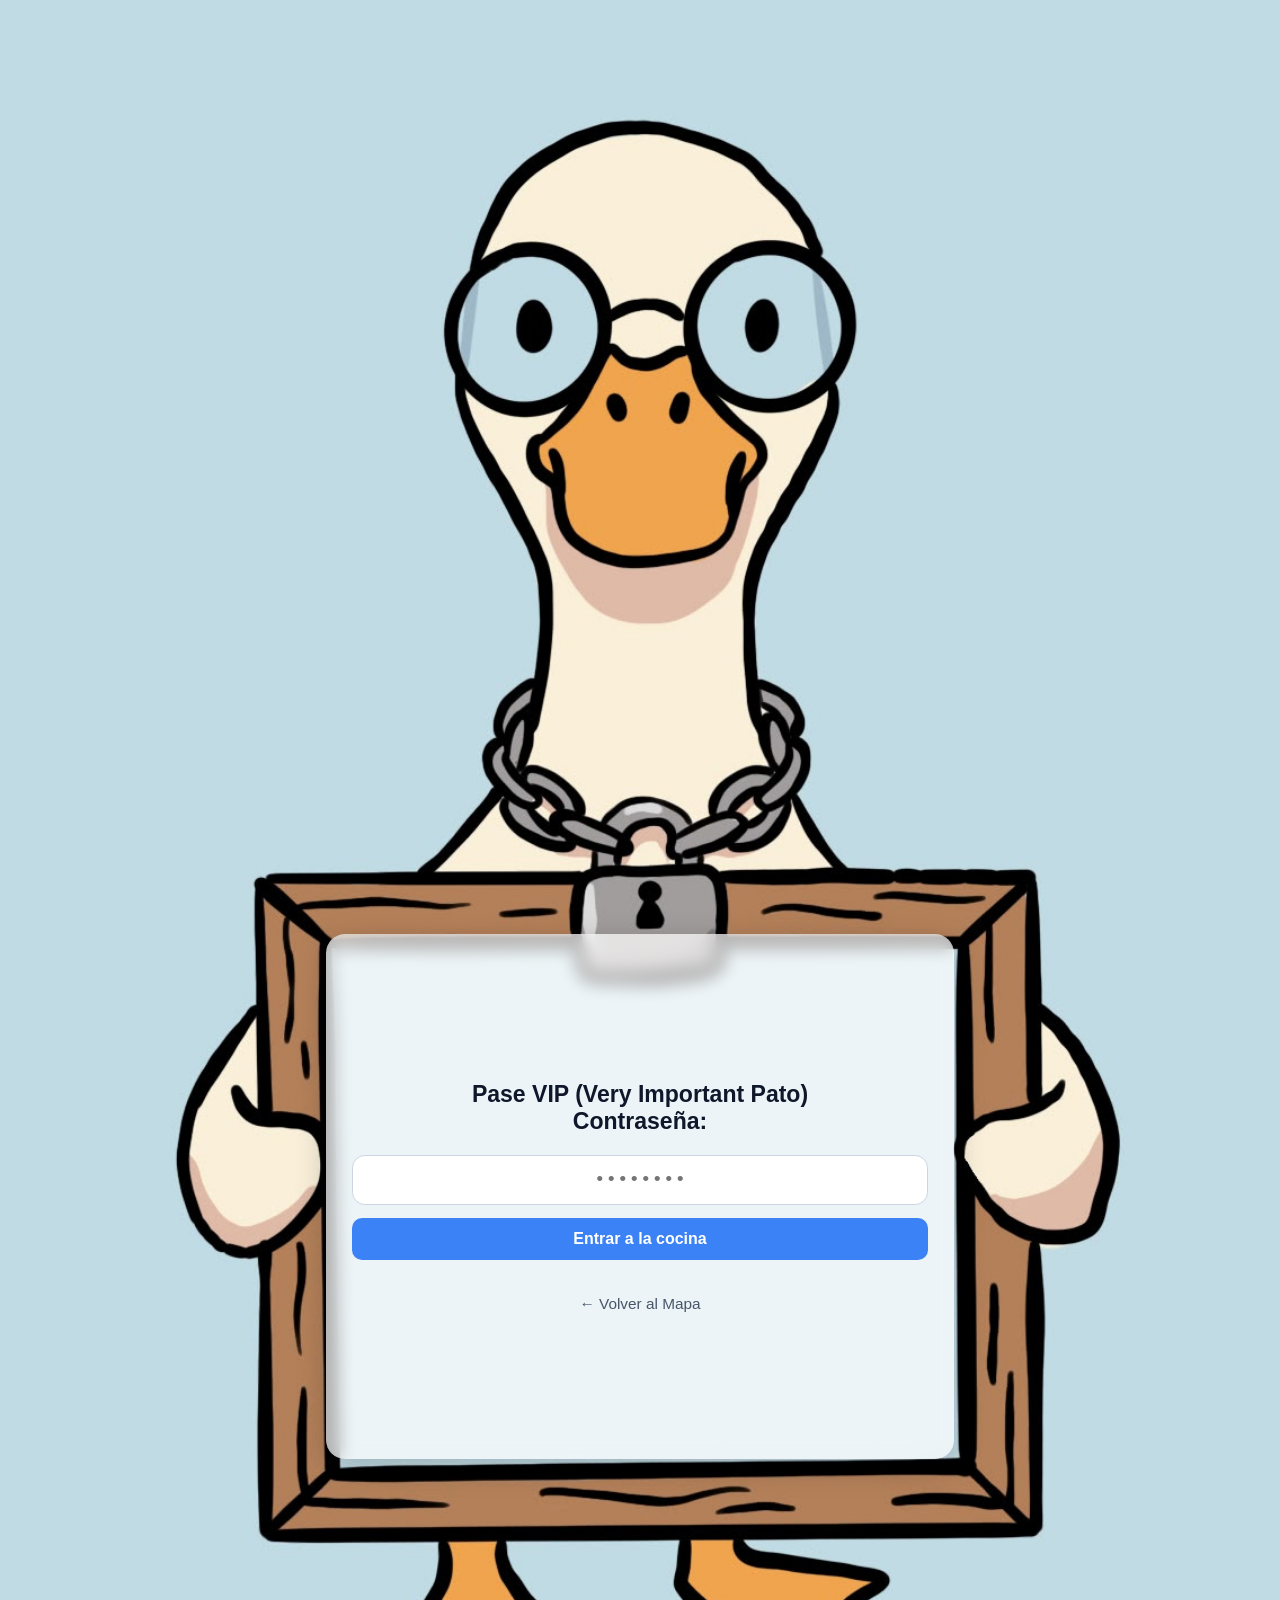
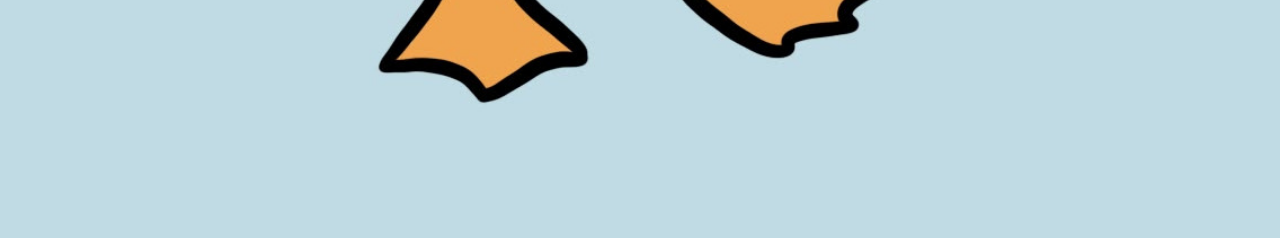
<file: admin.html>
<!DOCTYPE html>
<html lang="es">
<head>
    <meta charset="UTF-8">
    <meta name="viewport" content="width=device-width, initial-scale=1.0">
    <title>Panel de Administración - Alérgenos</title>
    <link rel="icon" href="img/pato_boton.jpeg">
    <meta name="robots" content="noindex">

    <link rel="stylesheet" href="admin.css">
    <script type="module" src="src/admin.js"></script>
</head>
<body>

    <!-- El pato es una imagen física en la web -->
    <img src="img/pato_fondo.jpeg" class="foto-pato" alt="Pato Chef">

    <!-- Este contenedor se pone por encima del pato -->
    <div class="contenedor-superpuesto">

        <div id="adminBox" class="admin-box modo-login">
            <h2 id="admin-title">Pase VIP (Very Important Pato)<br>Contraseña:</h2>

            <form id="login-section">
                <input type="password" id="passInput" class="admin-input password-input" placeholder="••••••••" autocomplete="current-password">
                <button class="btn btn-blue">Entrar a la cocina</button>
                <p id="login-error" role="alert" class="error"></p>
            </form>

            <div id="dashboard-section" hidden>
                <input type="search" id="searchAdmin" class="admin-input" placeholder="🔍 Buscar restaurante...">
                <button type="button" id="newButton" class="btn btn-green">+ Añadir restaurante a mano</button>
                <p id="mode-note" class="note" hidden>Modo demo: los cambios solo se guardan en este navegador.</p>
                <ul class="restaurant-list" id="listaRestaurantes">
                    <li class="list-empty">Cargando restaurantes...</li>
                </ul>
            </div>

            <form id="form-section" hidden>
                <input type="text" id="f-name" class="admin-input" placeholder="Nombre (ej: VIPS)" required>
                <input type="text" id="f-address" class="admin-input" placeholder="Dirección (ej: Av. de los Labradores, 9)">
                <div class="row">
                    <input type="number" id="f-lat" class="admin-input" placeholder="Latitud (ej: 40.59)" step="any" required>
                    <input type="number" id="f-lng" class="admin-input" placeholder="Longitud (ej: -3.70)" step="any" required>
                </div>
                <input type="text" id="f-cuisine" class="admin-input" placeholder="Cocina (ej: italiana, pizza)">

                <label class="field-label" for="f-menuType">Carta escaneada</label>
                <select id="f-menuType" class="admin-input">
                    <option value="">Sin carta escaneada</option>
                    <option value="pdf">Documento PDF</option>
                    <option value="images">Varias imágenes</option>
                </select>
                <input type="text" id="f-menuSrc" class="admin-input" placeholder="Ruta o enlace (ej: cartas/vips.pdf)">
                <small class="hint">Si son varias imágenes, sepáralas por comas (ej: cartas/foto1.png, cartas/foto2.png)</small>

                <label class="field-label" for="f-dishes">Carta digital (una línea por plato)</label>
                <p id="f-shared" class="note" hidden></p>
                <textarea id="f-dishes" class="admin-input" rows="8" placeholder="Entrantes | Croquetas de jamón | gluten, lácteos, huevo | soja, mostaza&#10;Entrantes | Ensalada mixta | huevo, pescado&#10;Postres | Fruta del tiempo |"></textarea>
                <small class="hint">Formato: <b>Sección | Plato | contiene | puede contener (trazas, opcional)</b>. Alérgenos: gluten, lácteos, huevo, frutos secos, cacahuete, pescado, crustáceos, moluscos, soja, sésamo, apio, mostaza, sulfitos, altramuces.</small>

                <p id="form-error" role="alert" class="error"></p>
                <div class="row">
                    <button class="btn btn-green">Guardar</button>
                    <button type="button" id="cancelButton" class="btn btn-gray">Cancelar</button>
                </div>
            </form>

            <a href="index.html" class="btn-volver">← Volver al Mapa</a>
        </div>

    </div>
</body>
</html>
</file>
<file: admin.css>
body { 
    margin: 0; 
    padding: 0; 
    background-color: #c0dbe4; /* Color por si la imagen tarda en cargar */
    font-family: -apple-system, BlinkMacSystemFont, "Segoe UI", Roboto, Helvetica, Arial, sans-serif; 
    color: #1e293b;
    position: relative; /* Necesario para superponer la caja */
}

/* 1. LA IMAGEN REAL QUE MARCA EL TAMAÑO DE LA PÁGINA */
.foto-pato {
    width: 100%;
    height: auto; /* Mantiene la proporción perfecta siempre */
    display: block;
}

/* 2. EL CONTENEDOR INVISIBLE QUE SE PONE ENCIMA DE LA FOTO */
.contenedor-superpuesto {
    position: absolute;
    top: 0;
    left: 0;
    width: 100%;
    height: 100%;
    display: flex;
    justify-content: center; 
    align-items: flex-start; /* Alineado arriba para poder bajarlo a medida */
}

/* --- CAJA BASE CON ANIMACIÓN --- */
.admin-box {
    background: rgba(255, 255, 255, 0.7); 
    backdrop-filter: blur(8px); 
    border-radius: 20px;
    box-shadow: 0 8px 32px rgba(0,0,0,0.2);
    text-align: center;
    transition: all 0.5s cubic-bezier(0.4, 0, 0.2, 1);
    
    /* 1. Quitamos el scroll de la caja general y usamos Flexbox */
    overflow: hidden; 
    display: flex;
    flex-direction: column;
}

/* ESTADOS DE LA CAJA */
.modo-login {
    width: 45vw; 
    height: 37vw;
    padding: 2vw;
    margin-top: 73vw; 
    max-width: none; 
    border-radius: 1.5vw;
    justify-content: center;
}

/* 2. Título fijo para que no se pierda al hacer scroll */
.admin-box h2 {
    margin-top: 0;
    color: #0f172a;
    font-size: clamp(16px, 1.8vw, 32px);
    margin-bottom: 1.5vw;
    line-height: 1.2;
    transition: font-size 0.5s ease;
    flex-shrink: 0; /* Evita que el título se aplaste o desaparezca */
}

.modo-login .password-input {
    padding: clamp(8px, 1vw, 20px);
    font-size: clamp(14px, 1.5vw, 24px);
    margin-bottom: 1vw;
    border-radius: 1vw;
    border-width: 0.15vw;
}
.modo-login .btn-volver {
    font-size: clamp(12px, 1.2vw, 20px);
    margin-top: 1.5vw;
}

/* ESTADO 2: MODO PANEL */
        
/* 1. Diseño por defecto para MÓVILES (pantallas pequeñas) */
.modo-panel {
    width: 90%;
    max-width: none;
    padding: 30px;
    margin-top: 55vw; 
    min-height: 80vw; 
    border-radius: 20px;
    justify-content: flex-start;
}

/* 2. Diseño para ORDENADORES Y TABLETS (pantallas grandes) */
@media (min-width: 768px) {
    .modo-panel {
        width: 45vw; 
        height: 37vw; 
        margin-top: 73vw; 
        
        padding: 2vw;
        border-radius: 1.5vw;
        min-height: auto; 
        
        justify-content: flex-start;
    }
    
    .modo-panel h2 {
        font-size: clamp(18px, 2vw, 36px);
        margin-bottom: 1.5vw;
    }
}

/* --- INPUTS Y BOTONES --- */
.admin-input {
    width: 100%;
    padding: 12px;
    margin-bottom: 12px;
    border: 2px solid #cbd5e1;
    border-radius: 10px;
    font-size: 1em;
    box-sizing: border-box;
    outline: none;
    font-family: inherit;
    flex-shrink: 0; /* Fija el buscador */
}
.admin-input:focus { border-color: #3b82f6; }
.password-input { text-align: center; font-family: monospace; font-size: 1.1em; margin-bottom: 15px; }

.btn {
    color: white;
    border: none;
    padding: 12px;
    font-size: 1em;
    font-weight: bold;
    border-radius: 10px;
    cursor: pointer;
    transition: opacity 0.2s;
    width: 100%;
    flex-shrink: 0; /* Fija los botones principales */
}
.btn:hover { opacity: 0.8; }
.btn-blue { background-color: #3b82f6; }
.btn-green { background-color: #10b981; margin-bottom: 20px; }
.btn-gray { background-color: #64748b; }

/* --- SECCIONES Y LISTAS --- */
#dashboard-section, #form-section {
    display: flex;
    text-align: left;
    animation: aparecer 0.5s forwards;
    opacity: 0;

    /* Estructura flexible para que la lista crezca y el resto quede fijo */
    flex-direction: column;
    flex-grow: 1;
    min-height: 0;
}
#form-section { overflow-y: auto; padding-right: 4px; }
[hidden] { display: none !important; }

@keyframes aparecer { to { opacity: 1; } }

/* --- LISTA --- */
.restaurant-list {
    /* 4. Le damos el SCROLL EXCLUSIVO a la lista blanca de restaurantes */
    flex-grow: 1; 
    overflow-y: auto;
    min-height: 0;
    
    border: 1px solid #e2e8f0;
    border-radius: 10px;
    background: rgba(255, 255, 255, 0.6);
    padding: 0;
    margin: 0;
    list-style: none;
}

/* Estilo para que la barra de scroll interna sea elegante */
.restaurant-list::-webkit-scrollbar, #form-section::-webkit-scrollbar {
    width: 8px;
}
.restaurant-list::-webkit-scrollbar-thumb, #form-section::-webkit-scrollbar-thumb {
    background: #94a3b8;
    border-radius: 10px;
}

/* En ordenador ocupa exactamente el hueco libre de la caja */
@media (min-width: 768px) {
    .restaurant-list {
        max-height: 100%; 
    }
}

.restaurant-item {
    display: flex;
    justify-content: space-between;
    align-items: center;
    padding: 12px 15px;
    border-bottom: 1px solid #e2e8f0;
}
.restaurant-item:last-child { border-bottom: none; }
.restaurant-item:hover { background: rgba(255, 255, 255, 0.9); }
.item-name { font-weight: bold; color: #334155; white-space: nowrap; overflow: hidden; text-overflow: ellipsis; margin-right: 10px; }

.action-btns { display: flex; gap: 5px; }
.btn-small { border: none; padding: 8px 10px; border-radius: 6px; cursor: pointer; font-weight: bold; font-size: 0.85em; color: white; transition: opacity 0.2s; }
.btn-small:hover { opacity: 0.8; }
.bg-orange { background-color: #f59e0b; }
.bg-red { background-color: #ef4444; }

.btn-volver { 
    display: inline-block; 
    margin-top: 20px; 
    color: #475569; 
    text-decoration: none; 
    font-size: 0.9em; 
    font-weight: 500; 
    text-align: center; 
    width: 100%;
    flex-shrink: 0; /* Fija el enlace en el fondo */
}
.btn-volver:hover { text-decoration: underline; }
/* --- FORMULARIO --- */
.row { display: flex; gap: 10px; }
.row > * { flex: 1; }
textarea.admin-input { resize: vertical; font-family: ui-monospace, Menlo, monospace; font-size: 0.85em; line-height: 1.4; }
.field-label { font-weight: bold; font-size: 0.9em; margin: 4px 0 6px; color: #334155; }
.hint { color: #64748b; font-size: 0.8em; display: block; line-height: 1.3; margin: -6px 0 12px; }
.note { margin: -8px 0 12px; font-size: 0.85em; color: #5b21b6; }
.error { color: #b91c1c; }
.list-empty { padding: 20px; text-align: center; color: #64748b; }
#form-section .btn-green { margin-bottom: 0; }
</file>
